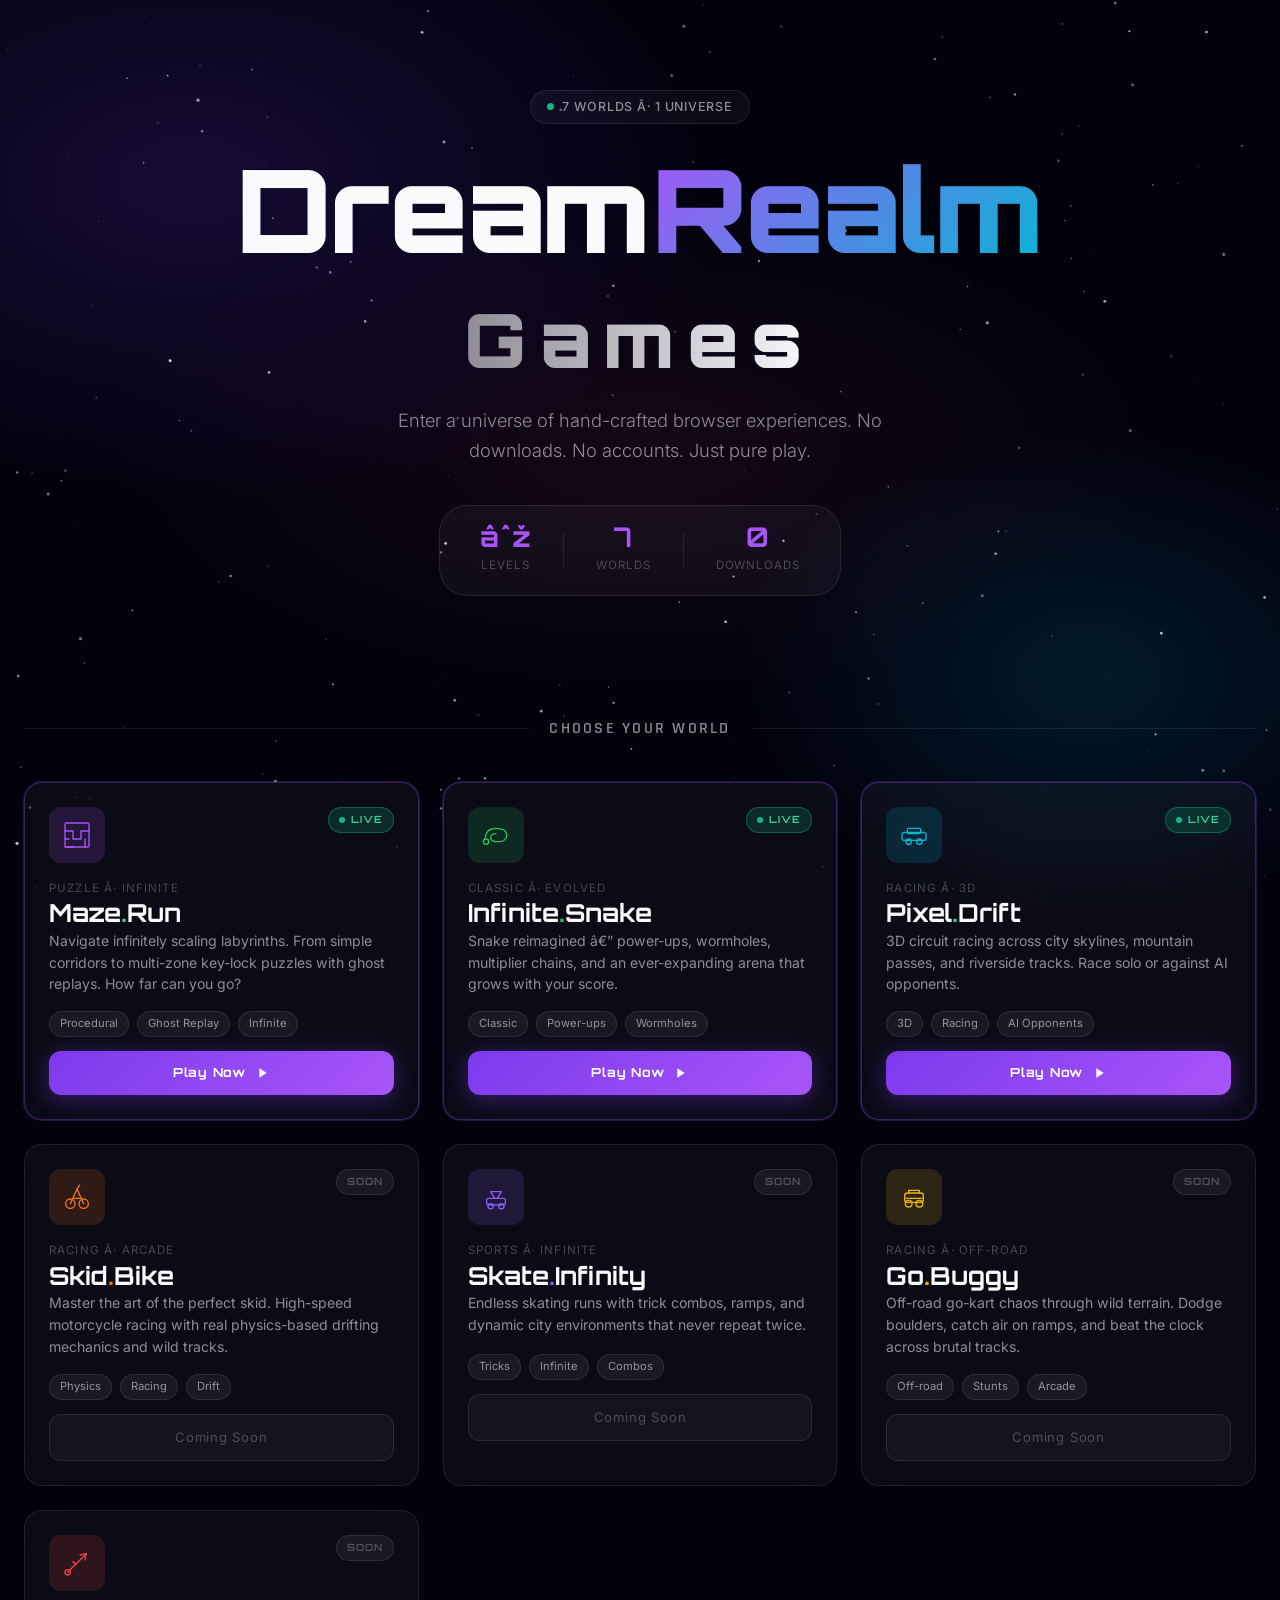
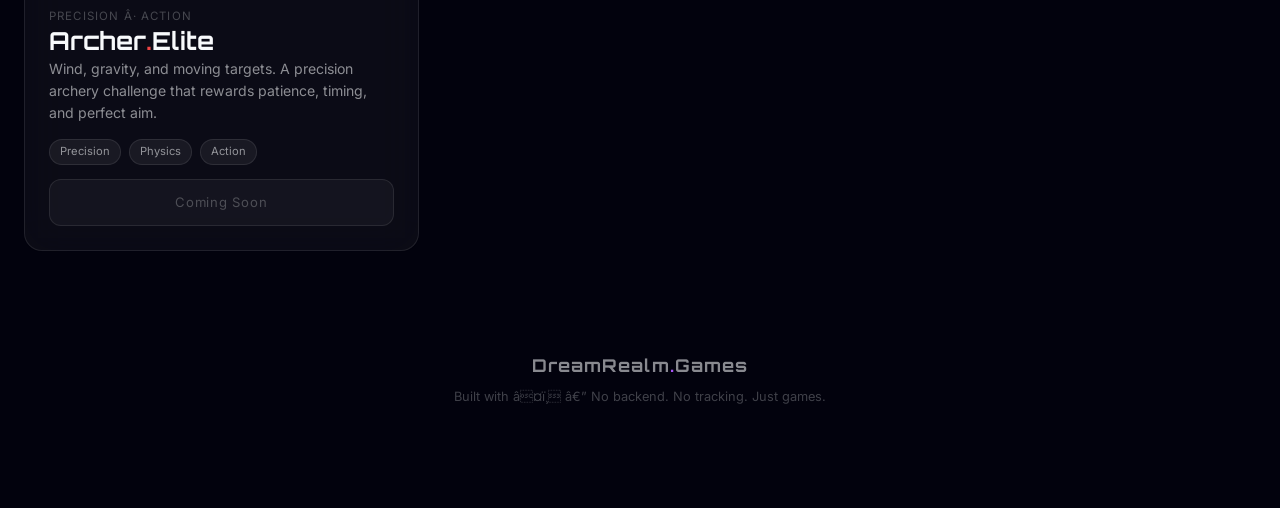
<file: index.html>
﻿<!DOCTYPE html>
<html lang="en">
<head>
  <meta charset="UTF-8">
  <meta name="viewport" content="width=device-width, initial-scale=1.0">
  <meta name="description" content="DreamRealm Games â€“ A universe of immersive browser games. No downloads, no accounts. Play Maze.Run and discover more worlds coming soon.">
  <title>DreamRealm Games</title>
  <link rel="stylesheet" href="assets/css/global.css">
  <link rel="stylesheet" href="assets/css/home.css">
</head>
<body>

<canvas id="starfield" class="starfield-canvas"></canvas>
<div class="nebula-overlay"></div>

<main class="main-content">

  <!-- Hero -->
  <header class="hero" id="header">
    <div class="hero-badge"><span class="badge-dot"></span>7 Worlds Â· 1 Universe</div>
    <h1 class="hero-title">
      <span class="title-dream">Dream</span><span class="title-realm">Realm</span><br>
      <span class="title-games">Games</span>
    </h1>
    <p class="hero-subtitle">Enter a universe of hand-crafted browser experiences. No downloads. No accounts. Just pure play.</p>
    <div class="hero-stats">
      <div class="stat"><span class="stat-value">âˆž</span><span class="stat-label">Levels</span></div>
      <div class="stat-divider"></div>
      <div class="stat"><span class="stat-value">7</span><span class="stat-label">Worlds</span></div>
      <div class="stat-divider"></div>
      <div class="stat"><span class="stat-value">0</span><span class="stat-label">Downloads</span></div>
    </div>
  </header>

  <!-- Section label -->
  <div class="section-header">
    <div class="section-line"></div>
    <h2 class="section-title">Choose Your World</h2>
    <div class="section-line"></div>
  </div>

  <!-- Game Cards Grid -->
  <section class="games-grid" id="games-grid">

    <!-- 1. Maze.Run â€” LIVE -->
    <article class="game-card active-card" id="card-maze-run" onclick="window.location.href='games/maze-run/index.html'">
      <div class="card-glow maze-glow"></div>
      <div class="card-inner">
        <div class="card-header">
          <div class="card-icon maze-icon">
            <svg viewBox="0 0 48 48" fill="none" stroke="currentColor" stroke-width="2" stroke-linecap="round">
              <rect x="6" y="6" width="36" height="36" rx="2"/>
              <path d="M6 18h12M18 18v12M18 30h12M30 30V18M30 18h12"/>
              <path d="M6 30h6M36 30v12M6 42h12"/>
            </svg>
          </div>
          <div class="card-badge live-badge"><span class="live-dot"></span>LIVE</div>
        </div>
        <div class="card-body">
          <div class="card-genre">Puzzle Â· Infinite</div>
          <h3 class="card-title">Maze<span class="card-title-dot">.</span>Run</h3>
          <p class="card-desc">Navigate infinitely scaling labyrinths. From simple corridors to multi-zone key-lock puzzles with ghost replays. How far can you go?</p>
        </div>
        <div class="card-footer">
          <div class="card-tags">
            <span class="tag">Procedural</span>
            <span class="tag">Ghost Replay</span>
            <span class="tag">Infinite</span>
          </div>
          <a href="games/maze-run/index.html" class="play-btn" id="play-maze-run" onclick="event.stopPropagation()">
            <span>Play Now</span>
            <svg viewBox="0 0 24 24" fill="currentColor"><path d="M8 5v14l11-7z"/></svg>
          </a>
        </div>
      </div>
    </article>

    <!-- 5. Infinite Snake -->
    <article class="game-card active-card" id="card-infinite-snake" onclick="window.location.href='games/snake-infinite/index.html'">
      <div class="card-glow green-glow"></div>
      <div class="card-inner">
        <div class="card-header">
          <div class="card-icon green-icon">
            <svg viewBox="0 0 48 48" fill="none" stroke="currentColor" stroke-width="2" stroke-linecap="round">
              <path d="M8 30 Q8 14 24 14 Q40 14 40 24 Q40 34 28 34 Q16 34 16 28 Q16 22 24 22"/>
              <circle cx="9" cy="34" r="4"/>
            </svg>
          </div>
          <div class="card-badge live-badge"><span class="live-dot"></span>LIVE</div>
        </div>
        <div class="card-body">
          <div class="card-genre">Classic Â· Evolved</div>
          <h3 class="card-title">Infinite<span class="card-title-dot" style="color:#22c55e">.</span>Snake</h3>
          <p class="card-desc">Snake reimagined â€” power-ups, wormholes, multiplier chains, and an ever-expanding arena that grows with your score.</p>
        </div>
        <div class="card-footer">
          <div class="card-tags"><span class="tag">Classic</span><span class="tag">Power-ups</span><span class="tag">Wormholes</span></div>
          <a href="games/snake-infinite/index.html" class="play-btn" id="play-infinite-snake" onclick="event.stopPropagation()">
            <span>Play Now</span>
            <svg viewBox="0 0 24 24" fill="currentColor"><path d="M8 5v14l11-7z"/></svg>
          </a>
        </div>
      </div>
    </article>

    <!-- 7. PixelDrift â€” LIVE -->
    <article class="game-card active-card" id="card-pixel-drift" onclick="window.location.href='games/pixel-drift/index.html'">
      <div class="card-glow maze-glow"></div>
      <div class="card-inner">
        <div class="card-header">
          <div class="card-icon cyan-icon">
            <svg viewBox="0 0 48 48" fill="none" stroke="currentColor" stroke-width="2" stroke-linecap="round">
              <rect x="6" y="20" width="36" height="12" rx="3"/>
              <rect x="14" y="14" width="20" height="8" rx="2"/>
              <circle cx="16" cy="34" r="4"/><circle cx="32" cy="34" r="4"/>
            </svg>
          </div>
          <div class="card-badge live-badge"><span class="live-dot"></span>LIVE</div>
        </div>
        <div class="card-body">
          <div class="card-genre">Racing Â· 3D</div>
          <h3 class="card-title">Pixel<span class="card-title-dot">.</span>Drift</h3>
          <p class="card-desc">3D circuit racing across city skylines, mountain passes, and riverside tracks. Race solo or against AI opponents.</p>
        </div>
        <div class="card-footer">
          <div class="card-tags"><span class="tag">3D</span><span class="tag">Racing</span><span class="tag">AI Opponents</span></div>
          <a href="games/pixel-drift/index.html" class="play-btn" id="play-pixel-drift" onclick="event.stopPropagation()">
            <span>Play Now</span>
            <svg viewBox="0 0 24 24" fill="currentColor"><path d="M8 5v14l11-7z"/></svg>
          </a>
        </div>
      </div>
    </article>



    <!-- 2. Skid Bike -->
    <article class="game-card coming-soon-card" id="card-skid-bike">
      <div class="card-glow orange-glow"></div>
      <div class="card-inner">
        <div class="card-header">
          <div class="card-icon orange-icon">
            <svg viewBox="0 0 48 48" fill="none" stroke="currentColor" stroke-width="2" stroke-linecap="round">
              <circle cx="14" cy="34" r="7"/><circle cx="34" cy="34" r="7"/>
              <path d="M14 34 L24 12 L34 34"/>
              <path d="M19 26h10M24 12l4-6"/>
            </svg>
          </div>
          <div class="card-badge soon-badge">SOON</div>
        </div>
        <div class="card-body">
          <div class="card-genre">Racing Â· Arcade</div>
          <h3 class="card-title">Skid<span class="card-title-dot" style="color:var(--orange)">.</span>Bike</h3>
          <p class="card-desc">Master the art of the perfect skid. High-speed motorcycle racing with real physics-based drifting mechanics and wild tracks.</p>
        </div>
        <div class="card-footer">
          <div class="card-tags"><span class="tag">Physics</span><span class="tag">Racing</span><span class="tag">Drift</span></div>
          <button class="coming-soon-btn">Coming Soon</button>
        </div>
      </div>
      <div class="coming-soon-overlay"><div class="cs-content">
        <svg class="cs-lock" viewBox="0 0 48 48"><path d="M16 22v-6a8 8 0 1 1 16 0v6" stroke="currentColor" stroke-width="2" fill="none"/><rect x="12" y="22" width="24" height="20" rx="3" stroke="currentColor" stroke-width="2" fill="none"/><circle cx="24" cy="32" r="3" fill="currentColor"/></svg>
        <p>In Development</p>
      </div></div>
    </article>

    <!-- 3. Skate Infinity -->
    <article class="game-card coming-soon-card" id="card-skate-infinity">
      <div class="card-glow purple-glow"></div>
      <div class="card-inner">
        <div class="card-header">
          <div class="card-icon purple-icon">
            <svg viewBox="0 0 48 48" fill="none" stroke="currentColor" stroke-width="2" stroke-linecap="round">
              <rect x="10" y="26" width="28" height="10" rx="3"/>
              <circle cx="16" cy="38" r="4"/><circle cx="32" cy="38" r="4"/>
              <path d="M22 26l-6-10M26 26l6-10M16 16h16"/>
            </svg>
          </div>
          <div class="card-badge soon-badge">SOON</div>
        </div>
        <div class="card-body">
          <div class="card-genre">Sports Â· Infinite</div>
          <h3 class="card-title">Skate<span class="card-title-dot" style="color:#8b5cf6">.</span>Infinity</h3>
          <p class="card-desc">Endless skating runs with trick combos, ramps, and dynamic city environments that never repeat twice.</p>
        </div>
        <div class="card-footer">
          <div class="card-tags"><span class="tag">Tricks</span><span class="tag">Infinite</span><span class="tag">Combos</span></div>
          <button class="coming-soon-btn">Coming Soon</button>
        </div>
      </div>
      <div class="coming-soon-overlay"><div class="cs-content">
        <svg class="cs-lock" viewBox="0 0 48 48"><path d="M16 22v-6a8 8 0 1 1 16 0v6" stroke="currentColor" stroke-width="2" fill="none"/><rect x="12" y="22" width="24" height="20" rx="3" stroke="currentColor" stroke-width="2" fill="none"/><circle cx="24" cy="32" r="3" fill="currentColor"/></svg>
        <p>In Development</p>
      </div></div>
    </article>

    <!-- 4. Go Buggy -->
    <article class="game-card coming-soon-card" id="card-go-buggy">
      <div class="card-glow yellow-glow"></div>
      <div class="card-inner">
        <div class="card-header">
          <div class="card-icon yellow-icon">
            <svg viewBox="0 0 48 48" fill="none" stroke="currentColor" stroke-width="2" stroke-linecap="round">
              <rect x="10" y="18" width="28" height="14" rx="4"/>
              <circle cx="16" cy="34" r="5"/><circle cx="32" cy="34" r="5"/>
              <path d="M16 18v-4h16v4M12 26h24"/>
            </svg>
          </div>
          <div class="card-badge soon-badge">SOON</div>
        </div>
        <div class="card-body">
          <div class="card-genre">Racing Â· Off-road</div>
          <h3 class="card-title">Go<span class="card-title-dot" style="color:var(--yellow)">.</span>Buggy</h3>
          <p class="card-desc">Off-road go-kart chaos through wild terrain. Dodge boulders, catch air on ramps, and beat the clock across brutal tracks.</p>
        </div>
        <div class="card-footer">
          <div class="card-tags"><span class="tag">Off-road</span><span class="tag">Stunts</span><span class="tag">Arcade</span></div>
          <button class="coming-soon-btn">Coming Soon</button>
        </div>
      </div>
      <div class="coming-soon-overlay"><div class="cs-content">
        <svg class="cs-lock" viewBox="0 0 48 48"><path d="M16 22v-6a8 8 0 1 1 16 0v6" stroke="currentColor" stroke-width="2" fill="none"/><rect x="12" y="22" width="24" height="20" rx="3" stroke="currentColor" stroke-width="2" fill="none"/><circle cx="24" cy="32" r="3" fill="currentColor"/></svg>
        <p>In Development</p>
      </div></div>
    </article>

    <!-- 6. Archer -->
    <article class="game-card coming-soon-card" id="card-archer">
      <div class="card-glow red-glow"></div>
      <div class="card-inner">
        <div class="card-header">
          <div class="card-icon red-icon">
            <svg viewBox="0 0 48 48" fill="none" stroke="currentColor" stroke-width="2" stroke-linecap="round">
              <path d="M10 38 L38 10"/>
              <path d="M38 10 l-2 9 M38 10 l-9 2"/>
              <circle cx="10" cy="38" r="4"/>
              <path d="M22 26 L18 22"/>
            </svg>
          </div>
          <div class="card-badge soon-badge">SOON</div>
        </div>
        <div class="card-body">
          <div class="card-genre">Precision Â· Action</div>
          <h3 class="card-title">Archer<span class="card-title-dot" style="color:var(--red)">.</span>Elite</h3>
          <p class="card-desc">Wind, gravity, and moving targets. A precision archery challenge that rewards patience, timing, and perfect aim.</p>
        </div>
        <div class="card-footer">
          <div class="card-tags"><span class="tag">Precision</span><span class="tag">Physics</span><span class="tag">Action</span></div>
          <button class="coming-soon-btn">Coming Soon</button>
        </div>
      </div>
      <div class="coming-soon-overlay"><div class="cs-content">
        <svg class="cs-lock" viewBox="0 0 48 48"><path d="M16 22v-6a8 8 0 1 1 16 0v6" stroke="currentColor" stroke-width="2" fill="none"/><rect x="12" y="22" width="24" height="20" rx="3" stroke="currentColor" stroke-width="2" fill="none"/><circle cx="24" cy="32" r="3" fill="currentColor"/></svg>
        <p>In Development</p>
      </div></div>
    </article>

  </section>

  <footer class="site-footer">
    <div class="footer-logo">DreamRealm<span class="footer-dot">.</span>Games</div>
    <p class="footer-tagline">Built with â¤ï¸ â€” No backend. No tracking. Just games.</p>
  </footer>

</main>

<script src="assets/js/home.js"></script>
</body>
</html>
</file>
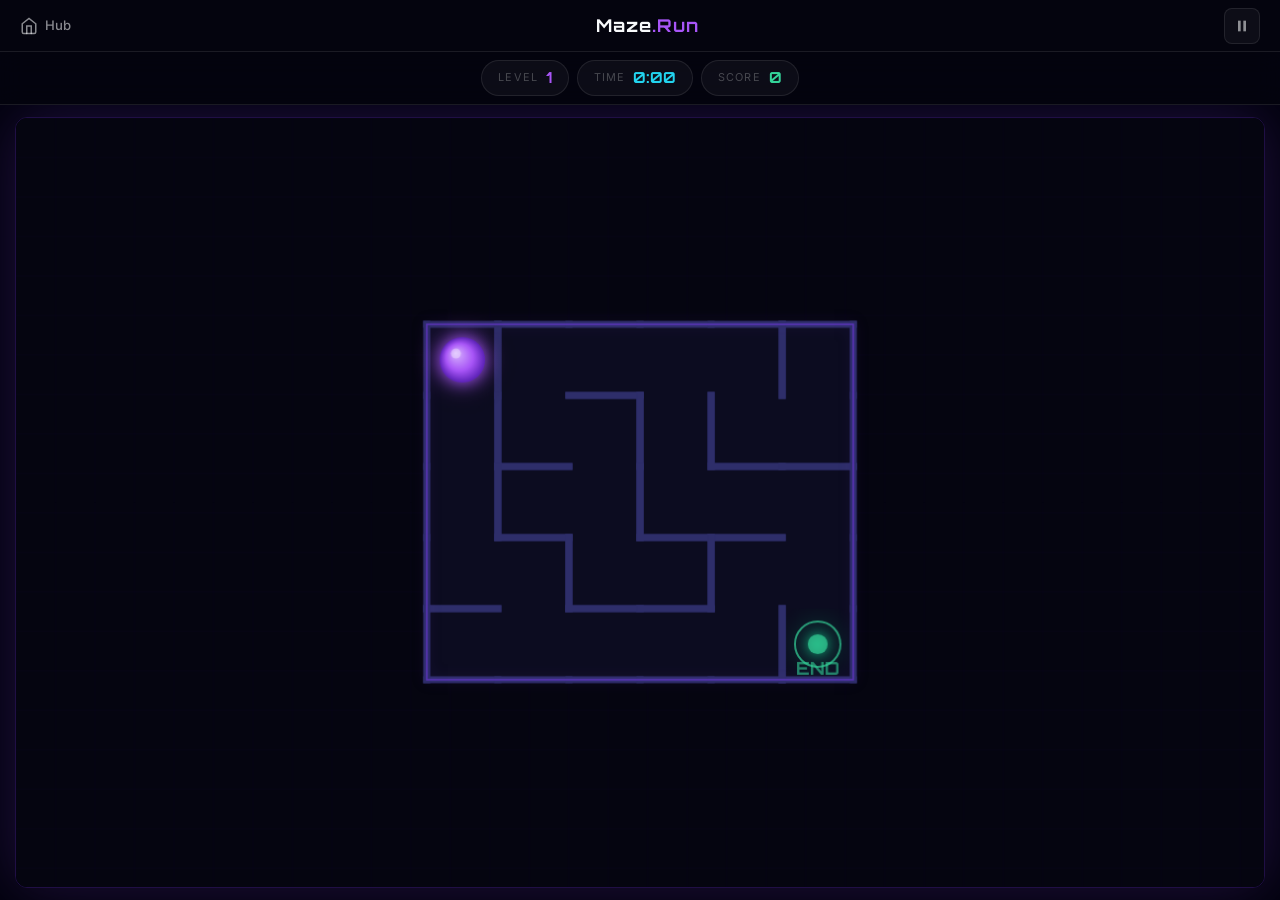
<file: games/maze-run/index.html>
<!DOCTYPE html>
<html lang="en">
<head>
  <meta charset="UTF-8">
  <meta name="viewport" content="width=device-width, initial-scale=1.0">
  <meta name="description" content="Maze.Run – Infinite procedural maze game. Navigate labyrinths, collect keys, and beat your ghost. Part of DreamRealm Games.">
  <title>Maze.Run · DreamRealm Games</title>
  <link rel="stylesheet" href="../../assets/css/global.css">
  <link rel="stylesheet" href="maze.css">
</head>
<body>

<!-- ── Top Nav ── -->
<nav class="game-nav" id="game-nav">
  <a href="../../index.html" class="nav-home" id="btn-home" title="Back to Hub">
    <svg viewBox="0 0 24 24" fill="none" stroke="currentColor" stroke-width="2" stroke-linecap="round"><path d="M3 9l9-7 9 7v11a2 2 0 0 1-2 2H5a2 2 0 0 1-2-2z"/><polyline points="9 22 9 12 15 12 15 22"/></svg>
    <span>Hub</span>
  </a>
  <div class="nav-title">
    <span class="nav-maze">Maze</span><span class="nav-dot">.</span><span class="nav-run">Run</span>
  </div>
  <button class="nav-pause" id="btn-pause" title="Pause (ESC)">
    <svg viewBox="0 0 24 24" fill="currentColor"><rect x="6" y="4" width="4" height="16"/><rect x="14" y="4" width="4" height="16"/></svg>
  </button>
</nav>

<!-- ── HUD ── -->
<div class="hud" id="hud">
  <div class="hud-block" id="hud-level-block">
    <span class="hud-label">Level</span>
    <span class="hud-value" id="hud-level">1</span>
  </div>
  <div class="hud-block" id="hud-time-block">
    <span class="hud-label">Time</span>
    <span class="hud-value" id="hud-time">0:00</span>
  </div>
  <div class="hud-block" id="hud-score-block">
    <span class="hud-label">Score</span>
    <span class="hud-value" id="hud-score">0</span>
  </div>
  <div class="hud-block hud-keys-block hidden" id="hud-keys-block">
    <span class="hud-label">Keys</span>
    <span class="hud-value" id="hud-keys">0/0</span>
  </div>
</div>

<!-- ── Game Container ── -->
<div class="game-container" id="game-container">

  <!-- Mini Map (level 15+) -->
  <canvas class="mini-map hidden" id="mini-map" width="120" height="90"></canvas>

  <!-- Main Canvas -->
  <canvas id="maze-canvas"></canvas>

  <!-- Build overlay text -->
  <div class="build-msg hidden" id="build-msg">
    <span class="build-text">Generating Maze…</span>
  </div>

</div>

<!-- ── Mobile D-Pad ── -->
<div class="dpad-container hidden" id="dpad-container">
  <div class="dpad">
    <button class="dpad-btn dpad-up"    id="dpad-up"    aria-label="Up">
      <svg viewBox="0 0 24 24" fill="currentColor"><path d="M12 4l-8 8h16z"/></svg>
    </button>
    <div class="dpad-mid-row">
      <button class="dpad-btn dpad-left"  id="dpad-left"  aria-label="Left">
        <svg viewBox="0 0 24 24" fill="currentColor"><path d="M4 12l8-8v16z"/></svg>
      </button>
      <div class="dpad-center"></div>
      <button class="dpad-btn dpad-right" id="dpad-right" aria-label="Right">
        <svg viewBox="0 0 24 24" fill="currentColor"><path d="M20 12l-8 8V4z"/></svg>
      </button>
    </div>
    <button class="dpad-btn dpad-down"  id="dpad-down"  aria-label="Down">
      <svg viewBox="0 0 24 24" fill="currentColor"><path d="M12 20l-8-8h16z"/></svg>
    </button>
  </div>
</div>

<!-- ── Pause Overlay ── -->
<div class="overlay pause-overlay hidden" id="pause-overlay">
  <div class="overlay-card">
    <h2 class="overlay-title">Paused</h2>
    <div class="overlay-btns">
      <button class="ovr-btn primary" id="btn-resume">Resume</button>
      <button class="ovr-btn" id="btn-restart">Restart Level</button>
      <a href="../../index.html" class="ovr-btn" id="btn-home2">Back to Hub</a>
    </div>
  </div>
</div>

<!-- ── Win Overlay ── -->
<div class="overlay win-overlay hidden" id="win-overlay">
  <div class="overlay-card win-card">
    <div class="win-crown">👑</div>
    <h2 class="overlay-title win-title">Level Complete!</h2>
    <div class="win-stats" id="win-stats">
      <div class="win-stat"><span class="ws-label">Time</span><span class="ws-val" id="ws-time">—</span></div>
      <div class="win-stat"><span class="ws-label">Score</span><span class="ws-val" id="ws-score">—</span></div>
      <div class="win-stat"><span class="ws-label">Best</span><span class="ws-val" id="ws-best">—</span></div>
    </div>
    <div class="overlay-btns">
      <button class="ovr-btn primary" id="btn-next">Next Level →</button>
      <button class="ovr-btn" id="btn-replay">Replay</button>
    </div>
  </div>
</div>

<script src="maze.js"></script>
</body>
</html>
</file>
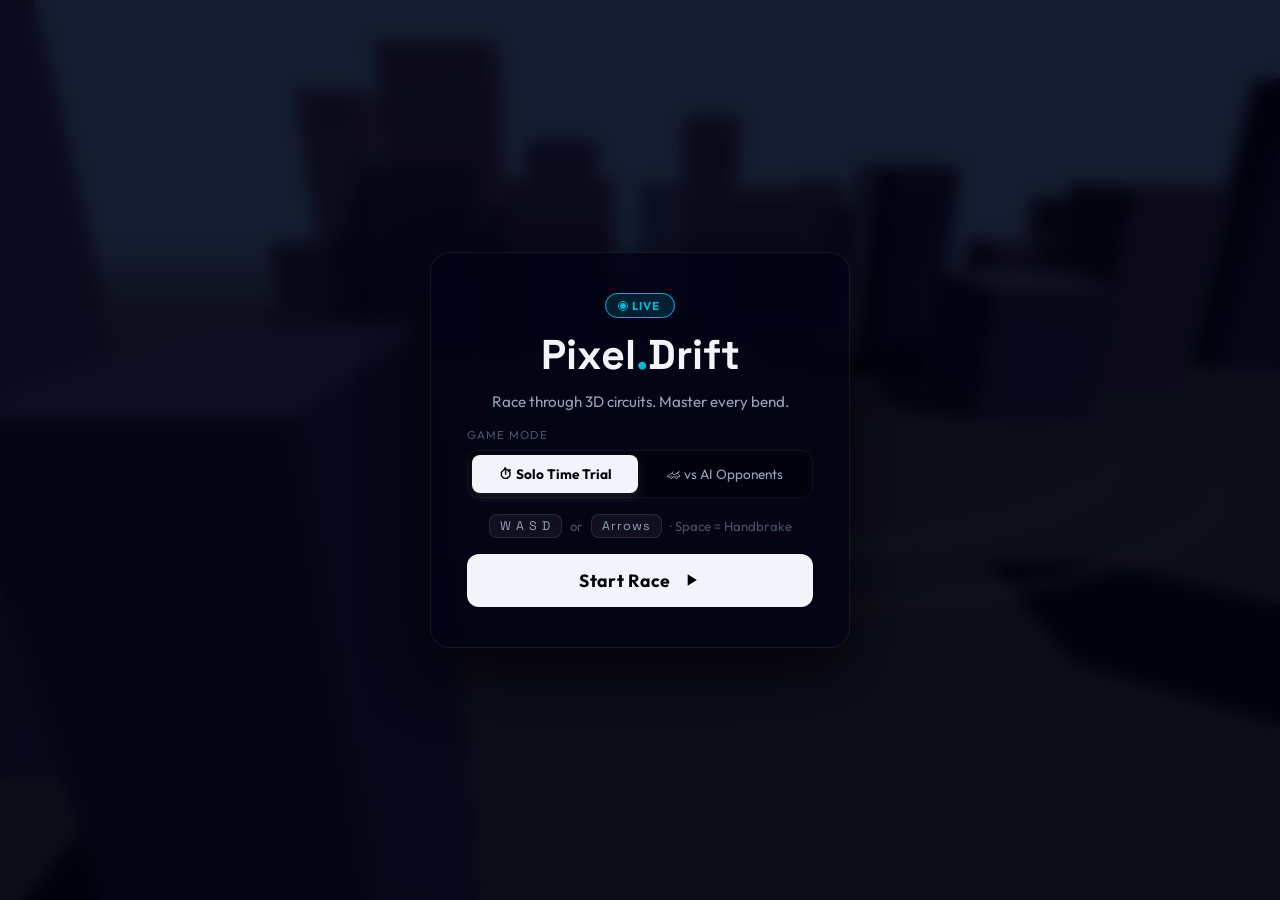
<file: games/pixel-drift/index.html>
<!DOCTYPE html>
<html lang="en">
<head>
  <meta charset="UTF-8">
  <meta name="viewport" content="width=device-width, initial-scale=1.0">
  <meta name="description" content="Pixel.Drift — 3D arcade racing in DreamRealm Games. Race through city streets, mountain circuits, and riverside tracks.">
  <title>Pixel.Drift — DreamRealm Games</title>
  <link rel="preconnect" href="https://fonts.googleapis.com">
  <link rel="preconnect" href="https://fonts.gstatic.com" crossorigin>
  <link href="https://fonts.googleapis.com/css2?family=Outfit:wght@400;600;700;900&family=Space+Grotesk:wght@400;700&display=swap" rel="stylesheet">
  <link rel="stylesheet" href="drift.css">
</head>
<body>

<div id="canvas-container"></div>

<!-- HUD -->
<div id="hud" class="hud-container hidden">
  <div class="top-nav">
    <a href="../../index.html" class="nav-btn back-btn">
      <svg viewBox="0 0 24 24" fill="none" stroke="currentColor" stroke-width="2"><path d="M19 12H5M12 5l-7 7 7 7"/></svg>
      Hub
    </a>
    <button id="pause-btn" class="nav-btn" title="Pause">
      <svg class="icon-pause" viewBox="0 0 24 24" fill="currentColor"><rect x="6" y="4" width="4" height="16"/><rect x="14" y="4" width="4" height="16"/></svg>
      <svg class="icon-play hidden" viewBox="0 0 24 24" fill="currentColor"><path d="M8 5v14l11-7z"/></svg>
    </button>
  </div>
  <div class="hud-stats">
    <div class="score-box">
      <span class="hud-label">LAP</span>
      <span class="hud-value" id="hud-lap">1 / 3</span>
    </div>
    <div class="score-box">
      <span class="hud-label">SPEED</span>
      <span class="hud-value speed-val" id="hud-speed">0 <small>km/h</small></span>
    </div>
    <div class="score-box">
      <span class="hud-label">LEVEL</span>
      <span class="hud-value" id="hud-level">1</span>
    </div>
    <div class="score-box">
      <span class="hud-label">TIME</span>
      <span class="hud-value" id="hud-time">0:00</span>
    </div>
  </div>
  <div id="health-bar-wrap">
    <span class="hud-label">HULL</span>
    <div id="health-bar-bg"><div id="health-bar"></div></div>
    <span class="hud-label" id="hp-text">100%</span>
  </div>
  <div id="effect-msg" class="effect-msg hidden"></div>

  <!-- Position indicator for AI mode -->
  <div id="race-pos" class="race-pos hidden">P<span id="race-pos-num">1</span></div>
</div>

<!-- Mobile D-Pad -->
<div id="mobile-controls" class="mobile-controls hidden">
  <div class="dpad-grid">
    <button class="dpad-btn up" data-action="accel">▲</button>
    <button class="dpad-btn left" data-action="left">◄</button>
    <button class="dpad-btn right" data-action="right">►</button>
    <button class="dpad-btn down" data-action="brake">▼</button>
  </div>
  <button class="dpad-btn boost-btn" data-action="boost">DRIFT</button>
</div>

<!-- Main Menu -->
<div id="main-menu" class="overlay menu-active">
  <div class="menu-card glass-panel">
    <div class="game-badge cyan-badge"><span class="live-dot"></span>LIVE</div>
    <h1 class="game-title">Pixel<span class="title-dot">.</span>Drift</h1>
    <p class="game-subtitle">Race through 3D circuits. Master every bend.</p>

    <div class="mode-selector">
      <span class="diff-label">Game Mode</span>
      <div class="diff-options">
        <button class="diff-btn active" data-mode="solo">⏱ Solo Time Trial</button>
        <button class="diff-btn" data-mode="ai">🏎 vs AI Opponents</button>
      </div>
    </div>

    <div class="controls-info">
      <div class="control-key">W A S D</div>
      <span>or</span>
      <div class="control-key">Arrows</div>
      <span>· Space = Handbrake</span>
    </div>

    <button id="start-btn" class="action-btn primary-btn play-btn-glow">
      <span>Start Race</span>
      <svg viewBox="0 0 24 24" fill="currentColor"><path d="M8 5v14l11-7z"/></svg>
    </button>
  </div>
</div>

<!-- Level Complete -->
<div id="level-complete-menu" class="overlay hidden">
  <div class="menu-card glass-panel glow-cyan">
    <div class="game-badge cyan-badge">✓ CLEARED</div>
    <h2 class="level-complete-title">Circuit Complete!</h2>
    <div class="stats-grid">
      <div class="stat-item">
        <span class="stat-lbl">Level</span>
        <span class="stat-val" id="lc-level">1</span>
      </div>
      <div class="stat-item">
        <span class="stat-lbl">Best Lap</span>
        <span class="stat-val" id="lc-bestlap">--</span>
      </div>
      <div class="stat-item">
        <span class="stat-lbl">Hull</span>
        <span class="stat-val" id="lc-hp">100%</span>
      </div>
    </div>
    <div class="star-row" id="star-row">★★★</div>
    <button id="next-level-btn" class="action-btn primary-btn play-btn-glow">
      <span>Next Circuit →</span>
    </button>
    <button id="menu-from-lc-btn" class="action-btn secondary-btn">Main Menu</button>
  </div>
</div>

<!-- Game Over -->
<div id="game-over-menu" class="overlay hidden">
  <div class="menu-card glass-panel glow-red">
    <h2 class="game-over-title">Wrecked!</h2>
    <div class="stats-grid">
      <div class="stat-item">
        <span class="stat-lbl">Level</span>
        <span class="stat-val" id="go-level">1</span>
      </div>
      <div class="stat-item">
        <span class="stat-lbl">Laps Done</span>
        <span class="stat-val" id="go-laps">0</span>
      </div>
      <div class="stat-item">
        <span class="stat-lbl">Best Lap</span>
        <span class="stat-val" id="go-bestlap">--</span>
      </div>
    </div>
    <button id="restart-btn" class="action-btn primary-btn">Try Again</button>
    <button id="menu-from-go-btn" class="action-btn secondary-btn">Main Menu</button>
  </div>
</div>

<!-- Pause Screen -->
<div id="pause-menu" class="overlay hidden">
  <div class="menu-card glass-panel">
    <h2 class="game-title" style="font-size:2rem">Paused</h2>
    <button id="resume-btn" class="action-btn primary-btn">Resume</button>
    <button id="menu-from-pause-btn" class="action-btn secondary-btn">Main Menu</button>
  </div>
</div>

<script src="three.min.js"></script>
<script src="drift.js"></script>
</body>
</html>
</file>
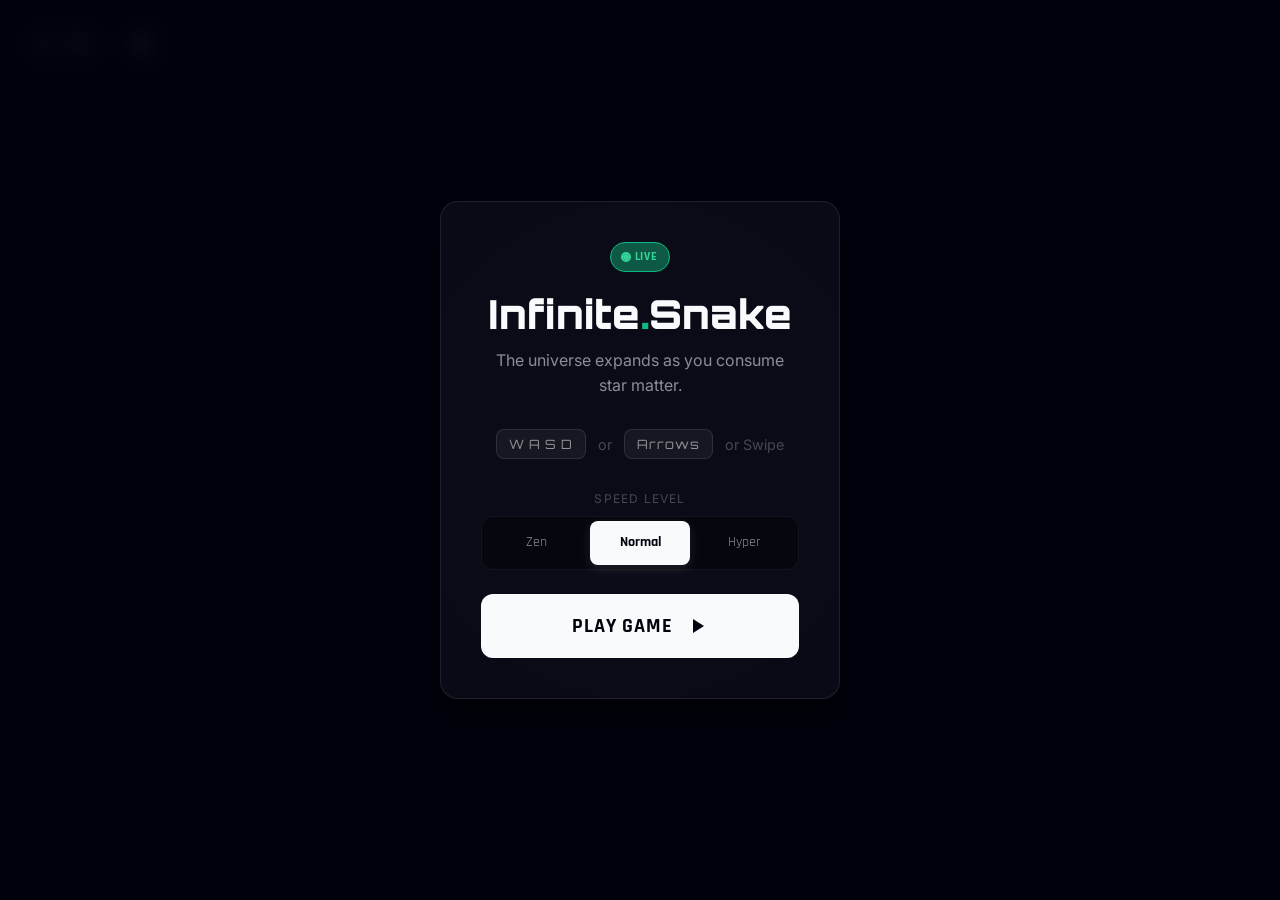
<file: games/snake-infinite/index.html>
<!DOCTYPE html>
<html lang="en">
<head>
  <meta charset="UTF-8">
  <meta name="viewport" content="width=device-width, initial-scale=1.0, maximum-scale=1.0, user-scalable=no">
  <meta name="description" content="Infinite Snake - A pure, infinite puzzle game by DreamRealm Games.">
  <title>Snake Infinite - DreamRealm Games</title>
  
  <link rel="stylesheet" href="../../assets/css/global.css">
  <link rel="stylesheet" href="snake.css">
</head>
<body>

  <!-- Background Layer -->
  <canvas id="starfield" class="starfield-canvas"></canvas>
  <div class="nebula-overlay"></div>

  <!-- Game Canvas -->
  <canvas id="game-canvas"></canvas>

  <!-- HUD Menu / Top Right -->
  <div class="top-nav">
    <a href="../../index.html" class="nav-btn back-btn" aria-label="Back to Hub">
      <svg viewBox="0 0 24 24" fill="none" stroke="currentColor" stroke-width="2"><path d="M19 12H5M12 19l-7-7 7-7"/></svg>
      <span>Hub</span>
    </a>
    <button id="pause-btn" class="nav-btn pause-btn" aria-label="Pause Game">
      <svg viewBox="0 0 24 24" fill="none" class="icon-pause" stroke="currentColor" stroke-width="2"><path d="M10 4H6v16h4V4zM18 4h-4v16h4V4z"/></svg>
      <svg viewBox="0 0 24 24" fill="none" class="icon-play" stroke="currentColor" stroke-width="2" style="display:none;"><path d="M5 3l14 9-14 9V3z"/></svg>
    </button>
  </div>

  <!-- Game HUD -->
  <div id="hud" class="hud-container hidden">
      <div class="hud-stats">
          <div class="score-box">
              <span class="hud-label">SCORE</span>
              <span class="hud-value" id="score-display">0</span>
          </div>
          <div class="score-box">
              <span class="hud-label">MULTIPLIER</span>
              <span class="hud-value multiplier-val" id="multiplier-display">x1</span>
          </div>
          <div class="score-box">
            <span class="hud-label">ARENA LVL</span>
            <span class="hud-value" id="arena-lvl-display">1</span>
          </div>
      </div>
      <div id="active-powerups" class="powerups-container">
          <!-- Dynamically populated -->
      </div>
  </div>

  <!-- Overlays -->
  <div id="main-menu" class="overlay menu-active">
      <div class="menu-card glass-panel">
          <div class="game-badge green-badge"><span class="live-dot"></span>LIVE</div>
          <h1 class="game-title">Infinite<span class="title-dot" style="color:var(--green)">.</span>Snake</h1>
          <p class="game-subtitle">The universe expands as you consume star matter.</p>
          
          <div class="controls-info">
             <div class="control-key">W A S D</div>
             <span>or</span>
             <div class="control-key">Arrows</div>
             <span>or Swipe</span>
          </div>

          <div class="difficulty-selector">
              <span class="diff-label">Speed Level</span>
              <div class="diff-options">
                  <button class="diff-btn" data-speed="10" data-mult="0.5">Zen</button>
                  <button class="diff-btn active" data-speed="15" data-mult="1">Normal</button>
                  <button class="diff-btn" data-speed="25" data-mult="2">Hyper</button>
              </div>
          </div>

          <button id="start-btn" class="action-btn primary-btn play-btn-glow">
            <span>Play Game</span>
             <svg viewBox="0 0 24 24" fill="currentColor"><path d="M8 5v14l11-7z"/></svg>
          </button>
      </div>
  </div>

  <div id="game-over-menu" class="overlay hidden">
    <div class="menu-card glass-panel glow-red">
        <h2 class="game-over-title">Universe Collapsed</h2>
        <div class="stats-grid">
            <div class="stat-item">
                <span class="stat-lbl">Final Score</span>
                <span class="stat-val" id="go-score">0</span>
            </div>
             <div class="stat-item">
                <span class="stat-lbl">Max Multiplier</span>
                <span class="stat-val" id="go-max-mult">x1</span>
            </div>
            <div class="stat-item">
                <span class="stat-lbl">Arena Level</span>
                <span class="stat-val" id="go-arena-lvl">1</span>
            </div>
        </div>
        <button id="restart-btn" class="action-btn primary-btn play-btn-glow">
            <span>Restart Expansion</span>
            <svg viewBox="0 0 24 24" fill="none" stroke="currentColor" stroke-width="2"><path d="M21.5 2v6h-6M2.5 22v-6h6M2 11.5a10 10 0 0 1 18.8-4.3M22 12.5a10 10 0 0 1-18.8 4.3"/></svg>
        </button>
    </div>
  </div>

  <!-- Mobile D-PAD (Only visible on touch) -->
  <div id="mobile-controls" class="mobile-controls hidden">
     <button class="dpad-btn up" data-dir="up"><svg viewBox="0 0 24 24" fill="none" stroke="currentColor" stroke-width="2"><path d="M12 19V5M5 12l7-7 7 7"/></svg></button>
     <button class="dpad-btn left" data-dir="left"><svg viewBox="0 0 24 24" fill="none" stroke="currentColor" stroke-width="2"><path d="M19 12H5M12 19l-7-7 7-7"/></svg></button>
     <button class="dpad-btn right" data-dir="right"><svg viewBox="0 0 24 24" fill="none" stroke="currentColor" stroke-width="2"><path d="M5 12h14M12 5l7 7-7 7"/></svg></button>
     <button class="dpad-btn down" data-dir="down"><svg viewBox="0 0 24 24" fill="none" stroke="currentColor" stroke-width="2"><path d="M12 5v14M19 12l-7 7-7-7"/></svg></button>
  </div>

  <script src="snake.js"></script>
</body>
</html>
</file>
<file: assets/css/global.css>
@import url('https://fonts.googleapis.com/css2?family=Orbitron:wght@400;600;700;900&family=Inter:wght@300;400;500;600&family=Rajdhani:wght@400;500;600;700&display=swap');

/* ── Design Tokens ── */
:root {
  --bg-0: #02020d;
  --bg-1: #050510;
  --bg-2: #080818;
  --bg-3: #0d0d22;

  --purple:       #7c3aed;
  --purple-light: #a855f7;
  --purple-glow:  rgba(124,58,237,0.45);
  --purple-subtle:rgba(124,58,237,0.12);

  --cyan:         #06b6d4;
  --cyan-light:   #22d3ee;
  --cyan-glow:    rgba(6,182,212,0.45);

  --pink:         #ec4899;
  --pink-glow:    rgba(236,72,153,0.45);

  --green:        #10b981;
  --green-light:  #34d399;
  --green-glow:   rgba(16,185,129,0.45);

  --orange:       #f97316;
  --orange-glow:  rgba(249,115,22,0.45);

  --yellow:       #eab308;
  --yellow-glow:  rgba(234,179,8,0.45);

  --red:          #ef4444;
  --red-glow:     rgba(239,68,68,0.45);

  --text:         #f8fafc;
  --text-muted:   rgba(248,250,252,0.55);
  --text-dim:     rgba(248,250,252,0.25);

  --glass-bg:     rgba(255,255,255,0.04);
  --glass-border: rgba(255,255,255,0.09);
  --glass-blur:   blur(20px);

  --font-display: 'Orbitron', sans-serif;
  --font-title:   'Rajdhani', sans-serif;
  --font-body:    'Inter', sans-serif;

  --radius-sm:   8px;
  --radius-md:   12px;
  --radius-lg:   18px;
  --radius-xl:   28px;
  --radius-full: 9999px;

  --ease-spring: cubic-bezier(0.34,1.56,0.64,1);
  --ease-out:    cubic-bezier(0.22,1,0.36,1);
}

/* ── Reset ── */
*,*::before,*::after { box-sizing:border-box; margin:0; padding:0; }
html { scroll-behavior:smooth; }
body {
  font-family: var(--font-body);
  background: var(--bg-0);
  color: var(--text);
  line-height: 1.6;
  overflow-x: hidden;
  min-height: 100vh;
}
a { color:inherit; text-decoration:none; }
button { cursor:pointer; border:none; background:none; font:inherit; color:inherit; }
::selection { background:var(--purple-glow); color:var(--text); }

::-webkit-scrollbar { width:5px; }
::-webkit-scrollbar-track { background:var(--bg-1); }
::-webkit-scrollbar-thumb { background:var(--purple); border-radius:var(--radius-full); }

/* ── Shared Keyframes ── */
@keyframes pulse-glow {
  0%,100% { opacity:.55; }
  50%      { opacity:1; }
}
@keyframes spin    { to { transform:rotate(360deg); } }
@keyframes live-dot {
  0%,100% { transform:scale(1); opacity:1; }
  50%     { transform:scale(2.2); opacity:0; }
}
@keyframes float-y {
  0%,100% { transform:translateY(0); }
  50%     { transform:translateY(-8px); }
}
@keyframes shimmer {
  0%   { background-position:-200% center; }
  100% { background-position: 200% center; }
}
@keyframes fade-in-up {
  from { opacity:0; transform:translateY(24px); }
  to   { opacity:1; transform:translateY(0); }
}
@keyframes scale-in {
  from { opacity:0; transform:scale(.88); }
  to   { opacity:1; transform:scale(1); }
}
@keyframes glow-ring {
  0%,100% { box-shadow:0 0 16px var(--purple-glow); }
  50%     { box-shadow:0 0 40px var(--purple-glow), 0 0 80px var(--purple-subtle); }
}
</file>
<file: assets/css/home.css>
/* ── Starfield Canvas ── */
.starfield-canvas {
  position:fixed; inset:0;
  width:100%; height:100%;
  pointer-events:none; z-index:0;
}

/* ── Nebula Overlay ── */
.nebula-overlay {
  position:fixed; inset:0; z-index:1; pointer-events:none;
  background:
    radial-gradient(ellipse 70% 60% at 15% 20%, rgba(124,58,237,.18) 0%, transparent 60%),
    radial-gradient(ellipse 50% 50% at 85% 75%, rgba(6,182,212,.14) 0%, transparent 55%),
    radial-gradient(ellipse 60% 40% at 50% 50%, rgba(236,72,153,.08) 0%, transparent 70%);
}

/* ── Main Content ── */
.main-content {
  position:relative; z-index:2;
  max-width:1280px; margin:0 auto;
  padding:0 24px 80px;
}

/* ── Hero ── */
.hero {
  text-align:center;
  padding:90px 20px 60px;
  animation: fade-in-up .8s var(--ease-out) both;
}

.hero-badge {
  display:inline-flex; align-items:center; gap:8px;
  background:var(--glass-bg); border:1px solid var(--glass-border);
  backdrop-filter:var(--glass-blur);
  padding:6px 16px; border-radius:var(--radius-full);
  font-family:var(--font-body); font-size:.78rem; font-weight:500;
  color:var(--text-muted); letter-spacing:.06em; text-transform:uppercase;
  margin-bottom:28px;
}
.badge-dot {
  width:7px; height:7px; border-radius:50%;
  background:var(--green); display:inline-block;
  animation: live-dot 1.8s ease infinite;
}

.hero-title {
  font-family:var(--font-display);
  font-size:clamp(3rem,9vw,7.5rem);
  font-weight:900;
  line-height:1;
  letter-spacing:-.02em;
  margin-bottom:24px;
}
.title-dream { color:var(--text); }
.title-realm {
  background:linear-gradient(135deg, var(--purple-light) 0%, var(--cyan) 100%);
  -webkit-background-clip:text; -webkit-text-fill-color:transparent;
  background-clip:text;
}
.title-games {
  font-size:.65em;
  background:linear-gradient(90deg, var(--text-muted) 0%, var(--text) 50%, var(--text-muted) 100%);
  background-size:200% auto;
  -webkit-background-clip:text; -webkit-text-fill-color:transparent;
  background-clip:text;
  animation: shimmer 4s linear infinite;
  letter-spacing:.18em;
}

.hero-subtitle {
  font-size:clamp(.95rem,2vw,1.15rem);
  color:var(--text-muted);
  max-width:520px; margin:0 auto 40px;
  font-weight:300;
}

.hero-stats {
  display:inline-flex; align-items:center; gap:32px;
  background:var(--glass-bg); border:1px solid var(--glass-border);
  backdrop-filter:var(--glass-blur);
  padding:18px 40px; border-radius:var(--radius-xl);
}
.stat { text-align:center; }
.stat-value {
  display:block; font-family:var(--font-display);
  font-size:1.7rem; font-weight:700; color:var(--purple-light);
  line-height:1;
}
.stat-label {
  font-size:.72rem; color:var(--text-dim);
  text-transform:uppercase; letter-spacing:.08em;
}
.stat-divider { width:1px; height:36px; background:var(--glass-border); }

/* ── Section Header ── */
.section-header {
  display:flex; align-items:center; gap:20px;
  margin:60px 0 40px;
}
.section-line { flex:1; height:1px; background:var(--glass-border); }
.section-title {
  font-family:var(--font-title); font-size:1rem; font-weight:600;
  color:var(--text-muted); text-transform:uppercase; letter-spacing:.14em;
  white-space:nowrap;
}

/* ── Games Grid ── */
.games-grid {
  display:grid;
  grid-template-columns: repeat(auto-fill, minmax(340px, 1fr));
  gap:24px;
}

/* ── Game Card ── */
.game-card {
  position:relative;
  border-radius:var(--radius-lg);
  overflow:hidden;
  border:1px solid var(--glass-border);
  background:var(--glass-bg);
  backdrop-filter:var(--glass-blur);
  cursor:pointer;
  transition: transform .3s var(--ease-spring), border-color .3s ease, box-shadow .3s ease;
  transform-style:preserve-3d;
  animation: fade-in-up .6s var(--ease-out) both;
}
.game-card:hover {
  transform:translateY(-6px) scale(1.012);
  border-color:rgba(255,255,255,.16);
}

/* Card glow (accent per card) */
.card-glow {
  position:absolute; inset:-1px; border-radius:inherit;
  opacity:0; transition:opacity .35s ease;
  pointer-events:none; z-index:0;
}
.game-card:hover .card-glow { opacity:1; }

.maze-glow   { box-shadow:inset 0 0 60px rgba(168,85,247,.25), 0 0 60px rgba(168,85,247,.15); }
.orange-glow { box-shadow:inset 0 0 60px rgba(249,115,22,.22), 0 0 50px rgba(249,115,22,.12); }
.purple-glow { box-shadow:inset 0 0 60px rgba(139,92,246,.22), 0 0 50px rgba(139,92,246,.12); }
.yellow-glow { box-shadow:inset 0 0 60px rgba(234,179,8,.22),  0 0 50px rgba(234,179,8,.12); }
.green-glow  { box-shadow:inset 0 0 60px rgba(34,197,94,.22),  0 0 50px rgba(34,197,94,.12); }
.red-glow    { box-shadow:inset 0 0 60px rgba(239,68,68,.22),  0 0 50px rgba(239,68,68,.12); }
.cyan-glow   { box-shadow:inset 0 0 60px rgba(6,182,212,.22),  0 0 50px rgba(6,182,212,.12); }

.card-inner {
  position:relative; z-index:1;
  padding:24px; display:flex; flex-direction:column; gap:16px;
  min-height:320px;
}

/* Card header */
.card-header { display:flex; align-items:flex-start; justify-content:space-between; }

.card-icon {
  width:56px; height:56px; border-radius:var(--radius-md);
  display:grid; place-items:center; flex-shrink:0;
  background:var(--purple-subtle);
}
.card-icon svg { width:32px; height:32px; }

/* Icon color variants */
.maze-icon   { background:rgba(168,85,247,.15); color:var(--purple-light); }
.orange-icon { background:rgba(249,115,22,.15); color:var(--orange); }
.purple-icon { background:rgba(139,92,246,.15); color:#8b5cf6; }
.yellow-icon { background:rgba(234,179,8,.15);  color:var(--yellow); }
.green-icon  { background:rgba(34,197,94,.15);  color:#22c55e; }
.red-icon    { background:rgba(239,68,68,.15);  color:var(--red); }
.cyan-icon   { background:rgba(6,182,212,.15);  color:var(--cyan); }

/* Badges */
.card-badge {
  font-family:var(--font-display); font-size:.62rem; font-weight:700;
  padding:4px 10px; border-radius:var(--radius-full);
  letter-spacing:.1em;
}
.live-badge {
  background:rgba(16,185,129,.18); border:1px solid rgba(16,185,129,.4);
  color:var(--green-light); display:flex; align-items:center; gap:6px;
  animation: badge-glow 2s ease infinite;
}
@keyframes badge-glow {
  0%,100% { box-shadow:0 0 8px rgba(16,185,129,.5); }
  50%     { box-shadow:0 0 22px rgba(16,185,129,.9); }
}
.live-dot {
  width:6px; height:6px; border-radius:50%; background:var(--green);
  animation: live-dot 1.6s ease infinite;
}
.soon-badge {
  background:rgba(255,255,255,.06); border:1px solid var(--glass-border);
  color:var(--text-dim);
}

/* Card body */
.card-genre {
  font-size:.72rem; color:var(--text-dim);
  text-transform:uppercase; letter-spacing:.1em;
}
.card-title {
  font-family:var(--font-display); font-size:1.55rem; font-weight:700;
  line-height:1; color:var(--text); margin:4px 0;
}
.card-title-dot { color:var(--purple-light); }
.active-card .card-title-dot { color:var(--green-light); }
.card-desc { font-size:.88rem; color:var(--text-muted); line-height:1.55; }

/* Card footer */
.card-footer {
  margin-top:auto;
  display:flex; flex-direction:column; gap:14px;
}
.card-tags { display:flex; flex-wrap:wrap; gap:8px; }
.tag {
  font-size:.7rem; padding:3px 10px; border-radius:var(--radius-full);
  background:rgba(255,255,255,.06); border:1px solid var(--glass-border);
  color:var(--text-muted);
}

/* Play button */
.play-btn {
  display:inline-flex; align-items:center; justify-content:center; gap:8px;
  background:linear-gradient(135deg, var(--purple) 0%, var(--purple-light) 100%);
  color:#fff; font-family:var(--font-display); font-size:.78rem; font-weight:700;
  letter-spacing:.06em; padding:12px 24px; border-radius:var(--radius-md);
  transition: transform .2s var(--ease-spring), box-shadow .2s ease;
  box-shadow:0 4px 24px rgba(124,58,237,.4);
}
.play-btn:hover {
  transform:translateY(-2px) scale(1.04);
  box-shadow:0 8px 36px rgba(124,58,237,.65);
}
.play-btn svg { width:16px; height:16px; transition:transform .2s; }
.play-btn:hover svg { transform:translateX(3px); }

/* Coming soon button */
.coming-soon-btn {
  width:100%; padding:12px; border-radius:var(--radius-md);
  background:rgba(255,255,255,.04); border:1px solid var(--glass-border);
  color:var(--text-dim); font-size:.82rem; letter-spacing:.06em;
  cursor:default;
}

/* Coming soon overlay */
.coming-soon-overlay {
  position:absolute; inset:0; z-index:2;
  background:rgba(2,2,13,.6); backdrop-filter:blur(2px);
  display:flex; align-items:center; justify-content:center;
  opacity:0; transition:opacity .3s ease;
  border-radius:inherit;
}
.coming-soon-card:hover .coming-soon-overlay { opacity:1; }
.cs-content { text-align:center; }
.cs-lock {
  width:40px; height:40px; stroke:var(--text-muted); fill:none; stroke-width:2;
  margin-bottom:10px; display:block; margin-inline:auto;
}
.cs-content p {
  font-family:var(--font-display); font-size:.72rem; letter-spacing:.14em;
  color:var(--text-muted); text-transform:uppercase;
}

/* Active card extra glow ring */
.active-card {
  border-color:rgba(168,85,247,.3);
  box-shadow:0 0 0 1px rgba(168,85,247,.2);
}

/* ── Footer ── */
.site-footer {
  margin-top:100px; text-align:center; padding-bottom:20px;
}
.footer-logo {
  font-family:var(--font-display); font-size:1.1rem; font-weight:700;
  color:var(--text-muted); letter-spacing:.06em;
}
.footer-dot { color:var(--purple-light); }
.footer-tagline { font-size:.8rem; color:var(--text-dim); margin-top:8px; }

/* ── Responsive ── */
@media (max-width:768px) {
  .hero { padding:60px 20px 40px; }
  .hero-stats { flex-direction:column; gap:16px; padding:16px 24px; }
  .stat-divider { width:60px; height:1px; }
  .games-grid { grid-template-columns:1fr; }
}
</file>
<file: games/maze-run/maze.css>
/* ── Base ── */
body {
  background: var(--bg-0);
  display: flex;
  flex-direction: column;
  height: 100dvh;
  overflow: hidden;
  user-select: none;
}

/* ── Nav ── */
.game-nav {
  display: flex;
  align-items: center;
  justify-content: space-between;
  padding: 0 20px;
  height: 52px;
  background: rgba(5,5,16,.85);
  backdrop-filter: blur(16px);
  border-bottom: 1px solid var(--glass-border);
  flex-shrink: 0;
  z-index: 10;
}
.nav-home {
  display: flex; align-items: center; gap: 7px;
  color: var(--text-muted); font-size: .82rem; font-weight: 500;
  transition: color .2s;
}
.nav-home:hover { color: var(--text); }
.nav-home svg { width: 18px; height: 18px; }
.nav-title {
  font-family: var(--font-display);
  font-size: 1.1rem; font-weight: 700; letter-spacing: .06em;
}
.nav-maze { color: var(--text); }
.nav-dot  { color: var(--purple-light); }
.nav-run  { color: var(--purple-light); }
.nav-pause {
  width: 36px; height: 36px;
  border-radius: var(--radius-sm);
  display: grid; place-items: center;
  background: var(--glass-bg); border: 1px solid var(--glass-border);
  color: var(--text-muted);
  transition: background .2s, color .2s;
}
.nav-pause:hover { background: var(--purple-subtle); color: var(--text); }
.nav-pause svg { width: 16px; height: 16px; }

/* ── HUD ── */
.hud {
  display: flex;
  align-items: center;
  justify-content: center;
  gap: 8px;
  padding: 8px 20px;
  background: rgba(5,5,16,.6);
  backdrop-filter: blur(12px);
  border-bottom: 1px solid var(--glass-border);
  flex-shrink: 0;
}
.hud-block {
  display: flex; align-items: center; gap: 8px;
  background: var(--glass-bg); border: 1px solid var(--glass-border);
  padding: 5px 16px; border-radius: var(--radius-full);
}
.hud-label {
  font-size: .68rem; color: var(--text-dim);
  text-transform: uppercase; letter-spacing: .1em;
}
.hud-value {
  font-family: var(--font-display); font-size: .95rem; font-weight: 700;
  color: var(--text);
}
#hud-level-block .hud-value { color: var(--purple-light); }
#hud-time-block  .hud-value { color: var(--cyan-light); }
#hud-score-block .hud-value { color: var(--green-light); }
.hud-keys-block .hud-value  { color: var(--yellow); }

/* ── Game Container ── */
.game-container {
  flex: 1 1 auto;
  display: flex;
  align-items: center;
  justify-content: center;
  position: relative;
  overflow: hidden;
  padding: 12px;
  min-height: 0;
  min-width: 0;
}

#maze-canvas {
  display: block;
  border-radius: var(--radius-md);
  box-shadow: 0 0 60px rgba(124,58,237,.25), 0 8px 40px rgba(0,0,0,.6);
  border: 1px solid rgba(124,58,237,.25);
  max-width: 100%;
  max-height: 100%;
}

/* Mini Map */
.mini-map {
  position: absolute;
  bottom: 16px; right: 16px;
  border-radius: var(--radius-sm);
  border: 1px solid var(--glass-border);
  background: rgba(2,2,13,.8);
  backdrop-filter: blur(8px);
  opacity: .8;
  z-index: 5;
}

/* Build message */
.build-msg {
  position: absolute;
  bottom: 40px; left: 50%;
  transform: translateX(-50%);
  background: var(--glass-bg); border: 1px solid var(--glass-border);
  backdrop-filter: blur(12px);
  padding: 8px 20px; border-radius: var(--radius-full);
}
.build-text {
  font-family: var(--font-display); font-size: .72rem;
  color: var(--purple-light); letter-spacing: .1em;
  animation: pulse-glow 1.2s ease infinite;
}

/* ── Mobile D-Pad ── */
.dpad-container {
  display: flex;
  justify-content: center;
  align-items: center;
  padding: 12px 0 16px;
  background: rgba(2,2,13,.7);
  backdrop-filter: blur(12px);
  border-top: 1px solid var(--glass-border);
  flex-shrink: 0;
}
.dpad {
  display: flex;
  flex-direction: column;
  align-items: center;
  gap: 4px;
}
.dpad-mid-row {
  display: flex;
  align-items: center;
  gap: 4px;
}
.dpad-center {
  width: 44px; height: 44px;
  background: rgba(255,255,255,.04);
  border-radius: 50%;
  border: 1px solid var(--glass-border);
}
.dpad-btn {
  width: 52px; height: 52px;
  border-radius: var(--radius-sm);
  background: var(--glass-bg);
  border: 1px solid var(--glass-border);
  display: grid; place-items: center;
  color: var(--text-muted);
  transition: background .12s, color .12s, transform .1s;
  -webkit-tap-highlight-color: transparent;
  touch-action: manipulation;
}
.dpad-btn:active, .dpad-btn.pressed {
  background: var(--purple-subtle);
  color: var(--purple-light);
  transform: scale(.92);
  border-color: var(--purple);
}
.dpad-btn svg { width: 20px; height: 20px; pointer-events: none; }

/* ── Overlays ── */
.overlay {
  position: fixed; inset: 0; z-index: 100;
  display: flex; align-items: center; justify-content: center;
  background: rgba(2,2,13,.75);
  backdrop-filter: blur(8px);
  animation: scale-in .25s var(--ease-spring) both;
}
.overlay.hidden { display: none; }

.overlay-card {
  background: var(--bg-2);
  border: 1px solid var(--glass-border);
  border-radius: var(--radius-xl);
  padding: 40px 48px;
  text-align: center;
  min-width: 300px;
  box-shadow: 0 0 80px rgba(124,58,237,.25), 0 24px 60px rgba(0,0,0,.6);
}

.overlay-title {
  font-family: var(--font-display);
  font-size: 1.6rem; font-weight: 700;
  color: var(--text); margin-bottom: 28px;
}

.overlay-btns {
  display: flex; flex-direction: column; gap: 10px;
}
.ovr-btn {
  display: block; width: 100%;
  padding: 13px 24px; border-radius: var(--radius-md);
  font-family: var(--font-display); font-size: .8rem; font-weight: 700;
  letter-spacing: .06em; text-align: center;
  background: var(--glass-bg); border: 1px solid var(--glass-border);
  color: var(--text-muted);
  transition: background .2s, color .2s, transform .15s var(--ease-spring);
}
.ovr-btn:hover {
  background: rgba(255,255,255,.08); color: var(--text);
  transform: translateY(-1px);
}
.ovr-btn.primary {
  background: linear-gradient(135deg, var(--purple) 0%, var(--purple-light) 100%);
  color: #fff; border-color: transparent;
  box-shadow: 0 4px 20px rgba(124,58,237,.4);
}
.ovr-btn.primary:hover {
  box-shadow: 0 6px 28px rgba(124,58,237,.65);
  transform: translateY(-2px) scale(1.02);
}

/* Win overlay extras */
.win-card { border-color: rgba(16,185,129,.25); }
.win-crown { font-size: 2.8rem; margin-bottom: 8px; animation: float-y 2s ease infinite; }
.win-title { color: var(--green-light); }

.win-stats {
  display: flex; gap: 16px;
  justify-content: center; margin-bottom: 28px;
}
.win-stat {
  display: flex; flex-direction: column; align-items: center;
  background: var(--glass-bg); border: 1px solid var(--glass-border);
  padding: 10px 20px; border-radius: var(--radius-md);
  min-width: 80px;
}
.ws-label { font-size: .65rem; color: var(--text-dim); text-transform: uppercase; letter-spacing:.08em; }
.ws-val {
  font-family: var(--font-display); font-size: 1.1rem; font-weight: 700;
  color: var(--green-light); margin-top: 2px;
}

/* ── Utility ── */
.hidden { display: none !important; }

/* ── Key/Lock HUD item pulse ── */
@keyframes key-acquired {
  0%   { transform: scale(1); }
  30%  { transform: scale(1.3); color: var(--yellow); }
  100% { transform: scale(1); }
}
.key-pop { animation: key-acquired .4s var(--ease-spring); }

/* ── Level flash ── */
.level-flash {
  position: fixed; inset: 0; z-index: 90;
  background: rgba(168,85,247,.18);
  pointer-events: none;
  animation: flash .5s ease forwards;
}
@keyframes flash {
  0%   { opacity: 1; }
  100% { opacity: 0; }
}

/* ── Responsive ── */
@media (max-width: 600px) {
  .hud { gap: 6px; padding: 6px 12px; }
  .hud-block { padding: 4px 10px; }
  .overlay-card { padding: 28px 24px; min-width: 0; width: 90vw; }
  .win-stats { flex-direction: column; }
}
</file>
<file: games/pixel-drift/drift.css>
/* drift.css — Pixel.Drift Game Styles */

:root {
  --bg-0: #02020d;
  --bg-1: #070713;
  --text: #f1f5f9;
  --text-muted: #94a3b8;
  --text-dim: #475569;
  --cyan: #06b6d4;
  --cyan-glow: rgba(6, 182, 212, 0.15);
  --red: #ef4444;
  --red-glow: rgba(239, 68, 68, 0.15);
  --green: #10b981;
  --yellow: #f59e0b;
  --glass-bg: rgba(2, 2, 20, 0.75);
  --glass-border: rgba(255,255,255,0.07);
  --glass-blur: blur(20px);
  --font-display: 'Space Grotesk', sans-serif;
  --font-title: 'Outfit', sans-serif;
  --radius-sm: 8px;
  --radius-md: 12px;
  --radius-lg: 20px;
  --radius-full: 9999px;
  --ease-spring: cubic-bezier(0.175, 0.885, 0.32, 1.275);
}

*, *::before, *::after { box-sizing: border-box; margin: 0; padding: 0; }

body {
  font-family: var(--font-title);
  background: var(--bg-0);
  color: var(--text);
  overflow: hidden;
  width: 100vw;
  height: 100vh;
  touch-action: none;
}

button { cursor: pointer; border: none; font-family: var(--font-title); }

/* ── Canvas ── */
#canvas-container {
  position: absolute;
  inset: 0;
  z-index: 1;
}
#canvas-container canvas {
  display: block;
  width: 100% !important;
  height: 100% !important;
}

/* ── Overlay system ── */
.overlay {
  position: absolute;
  inset: 0;
  z-index: 30;
  display: flex;
  justify-content: center;
  align-items: center;
  background: rgba(2, 2, 13, 0.82);
  backdrop-filter: blur(8px);
  opacity: 1;
  transition: opacity 0.3s ease;
}
.overlay.hidden { opacity: 0; pointer-events: none; display: none; }
.overlay.menu-active { display: flex; }

/* ── Glass Panel (menu card) ── */
.glass-panel {
  background: var(--glass-bg);
  border: 1px solid var(--glass-border);
  padding: 40px 36px;
  border-radius: var(--radius-lg);
  display: flex;
  flex-direction: column;
  align-items: center;
  text-align: center;
  gap: 16px;
  box-shadow: 0 24px 60px rgba(0,0,0,0.7);
  max-width: 420px;
  width: 92%;
  animation: scale-in 0.4s var(--ease-spring);
}
.glow-cyan { border-color: rgba(6,182,212,0.3); box-shadow: 0 0 40px rgba(6,182,212,0.12); }
.glow-red  { border-color: rgba(239,68,68,0.3);  box-shadow: 0 0 40px rgba(239,68,68,0.12); }

@keyframes scale-in {
  from { opacity: 0; transform: scale(0.88) translateY(16px); }
  to   { opacity: 1; transform: scale(1) translateY(0); }
}

/* ── Badges ── */
.game-badge {
  padding: 4px 14px;
  border-radius: var(--radius-full);
  font-size: 0.72rem;
  font-family: var(--font-title);
  font-weight: 700;
  letter-spacing: 0.07em;
  display: inline-flex;
  align-items: center;
  gap: 6px;
}
.cyan-badge {
  color: var(--cyan);
  background: var(--cyan-glow);
  border: 1px solid var(--cyan);
}
.live-dot {
  width: 6px; height: 6px;
  background: currentColor;
  border-radius: 50%;
  position: relative;
}
.live-dot::after {
  content: '';
  position: absolute;
  inset: -2px;
  border: 1.5px solid currentColor;
  border-radius: 50%;
  animation: live-pulse 2s infinite ease-out;
}
@keyframes live-pulse {
  0%   { transform: scale(1); opacity: 1; }
  100% { transform: scale(2.5); opacity: 0; }
}

/* ── Title ── */
.game-title {
  font-family: var(--font-display);
  font-size: 2.6rem;
  font-weight: 900;
  line-height: 1;
}
.title-dot { color: var(--cyan); }
.game-subtitle { color: var(--text-muted); font-size: 0.95rem; }

.game-over-title {
  font-family: var(--font-display);
  font-size: 2rem;
  font-weight: 700;
  color: var(--red);
  text-shadow: 0 0 20px var(--red);
}
.level-complete-title {
  font-family: var(--font-display);
  font-size: 1.8rem;
  font-weight: 700;
  color: var(--cyan);
  text-shadow: 0 0 16px rgba(6,182,212,0.5);
}

/* ── Mode Selector ── */
.mode-selector {
  width: 100%;
  display: flex;
  flex-direction: column;
  gap: 8px;
}
.diff-label {
  font-size: 0.72rem;
  color: var(--text-dim);
  text-transform: uppercase;
  letter-spacing: 0.1em;
  text-align: left;
}
.diff-options {
  display: flex;
  background: rgba(0,0,0,0.35);
  border: 1px solid rgba(255,255,255,0.06);
  border-radius: var(--radius-md);
  padding: 4px;
  gap: 4px;
}
.diff-btn {
  flex: 1;
  padding: 10px 4px;
  font-family: var(--font-title);
  font-size: 0.85rem;
  color: var(--text-muted);
  background: transparent;
  border: none;
  border-radius: var(--radius-sm);
  transition: all 0.2s ease;
}
.diff-btn:hover { color: var(--text); background: rgba(255,255,255,0.05); }
.diff-btn.active {
  background: var(--text);
  color: var(--bg-0);
  font-weight: 700;
  box-shadow: 0 4px 12px rgba(255,255,255,0.1);
}

/* ── Controls Info ── */
.controls-info {
  display: flex;
  align-items: center;
  gap: 8px;
  color: var(--text-dim);
  font-size: 0.82rem;
  flex-wrap: wrap;
  justify-content: center;
}
.control-key {
  background: rgba(255,255,255,0.05);
  border: 1px solid rgba(255,255,255,0.1);
  padding: 3px 10px;
  border-radius: var(--radius-sm);
  font-family: var(--font-display);
  color: var(--text-muted);
  font-size: 0.78rem;
  letter-spacing: 1px;
}

/* ── Buttons ── */
.action-btn {
  width: 100%;
  padding: 15px;
  border-radius: var(--radius-md);
  font-family: var(--font-title);
  font-weight: 700;
  font-size: 1.1rem;
  letter-spacing: 0.04em;
  display: flex;
  align-items: center;
  justify-content: center;
  gap: 10px;
  transition: all 0.25s var(--ease-spring);
}
.action-btn svg { width: 20px; height: 20px; }
.primary-btn { background: var(--text); color: var(--bg-0); }
.primary-btn:hover { transform: translateY(-3px); box-shadow: 0 8px 20px rgba(255,255,255,0.12); }
.play-btn-glow:hover { box-shadow: 0 0 28px rgba(6,182,212,0.45); }
.secondary-btn {
  background: transparent;
  color: var(--text-muted);
  border: 1px solid rgba(255,255,255,0.1);
  font-size: 0.9rem;
  padding: 10px;
}
.secondary-btn:hover { color: var(--text); border-color: rgba(255,255,255,0.2); }

/* ── Stats Grid ── */
.stats-grid {
  display: grid;
  grid-template-columns: repeat(3, 1fr);
  gap: 12px;
  width: 100%;
  background: rgba(0,0,0,0.3);
  padding: 16px;
  border-radius: var(--radius-md);
  border: 1px solid rgba(255,255,255,0.05);
}
.stat-item { display: flex; flex-direction: column; align-items: center; gap: 4px; }
.stat-lbl { font-size: 0.68rem; color: var(--text-dim); text-transform: uppercase; letter-spacing: 0.06em; }
.stat-val { font-family: var(--font-display); font-size: 1.2rem; font-weight: 700; }

/* ── Stars ── */
.star-row {
  font-size: 1.8rem;
  color: var(--yellow);
  letter-spacing: 4px;
  text-shadow: 0 0 12px rgba(245,158,11,0.6);
}

/* ── HUD ── */
.hud-container {
  position: absolute;
  top: 0; left: 0; right: 0;
  z-index: 20;
  pointer-events: none;
}
.hud-container.hidden { opacity: 0; pointer-events: none; }

.top-nav {
  position: absolute;
  top: 16px;
  left: 16px;
  display: flex;
  gap: 10px;
  pointer-events: all;
  z-index: 22;
}
.nav-btn {
  display: flex;
  align-items: center;
  gap: 6px;
  padding: 8px 14px;
  border-radius: var(--radius-full);
  background: var(--glass-bg);
  border: 1px solid var(--glass-border);
  backdrop-filter: var(--glass-blur);
  color: var(--text-muted);
  font-family: var(--font-title);
  font-size: 0.85rem;
  font-weight: 600;
  transition: all 0.2s ease;
  text-decoration: none;
  cursor: pointer;
}
.nav-btn:hover { color: var(--text); border-color: rgba(255,255,255,0.2); }
.nav-btn svg { width: 16px; height: 16px; }
.hidden { display: none !important; }

.hud-stats {
  position: absolute;
  top: 16px;
  left: 50%;
  transform: translateX(-50%);
  display: flex;
  gap: 8px;
  background: var(--glass-bg);
  border: 1px solid var(--glass-border);
  backdrop-filter: var(--glass-blur);
  padding: 10px 20px;
  border-radius: var(--radius-full);
  box-shadow: 0 4px 24px rgba(0,0,0,0.5);
}
.score-box { display: flex; flex-direction: column; align-items: center; padding: 0 10px; }
.score-box + .score-box { border-left: 1px solid rgba(255,255,255,0.06); }
.hud-label { font-size: 0.6rem; color: var(--text-dim); letter-spacing: 0.1em; text-transform: uppercase; }
.hud-value {
  font-family: var(--font-display);
  font-size: 1.1rem;
  font-weight: 700;
  white-space: nowrap;
}
.hud-value small { font-size: 0.6rem; font-weight: 400; color: var(--text-muted); }
.speed-val { color: var(--cyan); }

/* Health Bar */
#health-bar-wrap {
  position: absolute;
  bottom: 24px;
  left: 50%;
  transform: translateX(-50%);
  display: flex;
  align-items: center;
  gap: 10px;
  background: var(--glass-bg);
  border: 1px solid var(--glass-border);
  backdrop-filter: var(--glass-blur);
  padding: 8px 16px;
  border-radius: var(--radius-full);
}
#health-bar-bg {
  width: 160px;
  height: 8px;
  background: rgba(255,255,255,0.1);
  border-radius: var(--radius-full);
  overflow: hidden;
}
#health-bar {
  height: 100%;
  width: 100%;
  background: linear-gradient(90deg, var(--red), var(--yellow), var(--green));
  background-size: 300% 100%;
  background-position: right center;
  border-radius: var(--radius-full);
  transition: width 0.3s ease, background-position 0.5s ease;
}
#hp-text { font-size: 0.7rem; font-family: var(--font-display); font-weight: 700; min-width: 36px; }

/* Effect Message */
.effect-msg {
  position: absolute;
  top: 44%;
  left: 50%;
  transform: translateX(-50%) translateY(-50%);
  font-family: var(--font-display);
  font-size: 2.4rem;
  font-weight: 900;
  padding: 12px 32px;
  border-radius: var(--radius-lg);
  background: rgba(0,0,0,0.65);
  border: 1px solid rgba(255,255,255,0.12);
  backdrop-filter: blur(12px);
  white-space: nowrap;
  animation: msg-pop 0.25s var(--ease-spring);
  pointer-events: none;
  text-shadow: 0 0 24px currentColor;
  letter-spacing: 0.06em;
  z-index: 25;
}
@keyframes msg-pop {
  from { transform: translateX(-50%) translateY(-50%) scale(0.55); opacity: 0; }
  to   { transform: translateX(-50%) translateY(-50%) scale(1); opacity: 1; }
}

/* Race Position */
.race-pos {
  position: absolute;
  top: 16px;
  right: 24px;
  font-family: var(--font-display);
  font-size: 1.8rem;
  font-weight: 900;
  color: var(--cyan);
  text-shadow: 0 0 16px rgba(6,182,212,0.6);
}

/* ── Mobile Controls ── */
.mobile-controls {
  position: absolute;
  bottom: 24px;
  left: 50%;
  transform: translateX(-50%);
  z-index: 25;
  display: flex;
  flex-direction: column;
  align-items: center;
  gap: 10px;
  pointer-events: all;
}
.dpad-grid {
  display: grid;
  grid-template-columns: 60px 60px 60px;
  grid-template-rows: 60px 60px;
  gap: 8px;
}
.dpad-btn {
  width: 60px; height: 60px;
  border-radius: 50%;
  background: rgba(255,255,255,0.06);
  border: 1px solid rgba(255,255,255,0.12);
  backdrop-filter: blur(10px);
  color: rgba(255,255,255,0.6);
  font-size: 1.1rem;
  display: flex;
  align-items: center;
  justify-content: center;
  transition: all 0.1s ease;
  touch-action: none;
}
.dpad-btn:active, .dpad-btn.pressed {
  background: rgba(6,182,212,0.25);
  border-color: var(--cyan);
  color: var(--cyan);
  transform: scale(0.92);
}
.dpad-btn.up    { grid-column: 2; grid-row: 1; }
.dpad-btn.left  { grid-column: 1; grid-row: 2; }
.dpad-btn.right { grid-column: 3; grid-row: 2; }
.dpad-btn.down  { grid-column: 2; grid-row: 2; }
.boost-btn {
  width: auto;
  padding: 10px 28px;
  border-radius: var(--radius-full);
  font-size: 0.8rem;
  font-weight: 700;
  letter-spacing: 0.1em;
}

@media (min-width: 768px) {
  .mobile-controls { display: none !important; }
}
@media (max-width: 767px) {
  .mobile-controls.hidden { display: none !important; }
  #health-bar-wrap { bottom: 160px; }
}

/* ── Pause icon toggle ── */
.icon-pause { display: block; }
.icon-play  { display: none; }
</file>
<file: games/snake-infinite/snake.css>
/* snake.css */

/* Local Overrides for Snake Game */
:root {
  --snake-head: var(--green-light);
  --snake-body: var(--green);
  --food-color: var(--cyan);
  --powerup-speed: var(--yellow);
  --powerup-magnet: var(--purple-light);
  --wormhole-color: var(--pink);
  
  --grid-line: rgba(255, 255, 255, 0.03);
}

body {
    margin: 0;
    padding: 0;
    overflow: hidden; /* Important for canvas covering full screen */
    background-color: var(--bg-0);
    display: flex;
    justify-content: center;
    align-items: center;
    min-height: 100vh;
    touch-action: none;
}

#game-canvas {
    position: absolute;
    top: 0;
    left: 0;
    width: 100vw;
    height: 100vh;
    z-index: 5;
    /* Grid background pattern rendered in JS */
}

/* Background starfield */
.starfield-canvas {
    position: absolute;
    top: 0;
    left: 0;
    width: 100%;
    height: 100%;
    z-index: 1;
    opacity: 0.6;
}

.nebula-overlay {
    position: absolute;
    inset: 0;
    z-index: 2;
    background: radial-gradient(circle at 50% 50%, rgba(16, 185, 129, 0.05) 0%, transparent 60%);
    pointer-events: none;
}

/* UI Elements */
.hud-container {
    position: absolute;
    top: 20px;
    left: 50%;
    transform: translateX(-50%);
    z-index: 20;
    display: flex;
    flex-direction: column;
    align-items: center;
    gap: 12px;
    pointer-events: none;
    transition: opacity 0.3s ease;
}

.hud-stats {
    display: flex;
    gap: 20px;
    background: var(--glass-bg);
    border: 1px solid var(--glass-border);
    backdrop-filter: var(--glass-blur);
    padding: 12px 24px;
    border-radius: var(--radius-xl);
    box-shadow: 0 4px 24px rgba(0,0,0,0.5);
}

.score-box {
    display: flex;
    flex-direction: column;
    align-items: center;
}

.hud-label {
    font-size: 0.7rem;
    color: var(--text-dim);
    letter-spacing: 0.1em;
    text-transform: uppercase;
}

.hud-value {
    font-family: var(--font-display);
    font-size: 1.5rem;
    color: var(--text);
    font-weight: 700;
}

.multiplier-val {
    color: var(--yellow);
    text-shadow: 0 0 10px var(--yellow-glow);
}

/* Pause & Back buttons */
.top-nav {
    position: absolute;
    top: 20px;
    left: 20px;
    z-index: 20;
    display: flex;
    gap: 10px;
}

.nav-btn {
    display: flex;
    align-items: center;
    justify-content: center;
    gap: 8px;
    width: 48px;
    height: 48px;
    border-radius: var(--radius-full);
    background: var(--glass-bg);
    border: 1px solid var(--glass-border);
    backdrop-filter: var(--glass-blur);
    color: var(--text-muted);
    transition: all 0.2s ease;
    cursor: pointer;
}

.nav-btn.back-btn {
    width: auto;
    padding: 0 16px;
    font-family: var(--font-title);
    font-size: 1rem;
    font-weight: 600;
}

.nav-btn:hover {
    color: var(--text);
    background: rgba(255,255,255,0.1);
    border-color: rgba(255,255,255,0.2);
}

.nav-btn svg {
    width: 20px;
    height: 20px;
}

/* Overlays (Menus) */
.overlay {
    position: absolute;
    inset: 0;
    z-index: 30;
    display: flex;
    justify-content: center;
    align-items: center;
    background: rgba(2, 2, 13, 0.85);
    backdrop-filter: blur(8px);
    transition: opacity 0.3s ease;
}

.overlay.hidden, .hud-container.hidden {
    opacity: 0;
    pointer-events: none;
}

.glass-panel {
    background: var(--glass-bg);
    border: 1px solid var(--glass-border);
    padding: 40px;
    border-radius: var(--radius-lg);
    display: flex;
    flex-direction: column;
    align-items: center;
    text-align: center;
    box-shadow: 0 20px 40px rgba(0,0,0,0.6);
    max-width: 400px;
    width: 90%;
    animation: scale-in 0.4s var(--ease-spring);
}

.glow-red {
    border-color: rgba(239,68,68,0.3);
    box-shadow: 0 0 40px rgba(239,68,68,0.1);
}

.game-badge {
    padding: 4px 12px;
    border-radius: var(--radius-full);
    font-size: 0.75rem;
    font-family: var(--font-title);
    font-weight: 700;
    letter-spacing: 0.05em;
    display: inline-flex;
    align-items: center;
    gap: 6px;
    margin-bottom: 20px;
}

.green-badge {
    color: var(--green-light);
    background: var(--green-glow);
    border: 1px solid var(--green);
}

.live-dot {
    width: 6px;
    height: 6px;
    background: currentColor;
    border-radius: 50%;
    position: relative;
}

.live-dot::after {
    content: '';
    position: absolute;
    inset: -2px;
    border: 2px solid currentColor;
    border-radius: 50%;
    animation: live-dot 2s infinite ease-out;
}

.game-title {
    font-family: var(--font-display);
    font-size: 2.5rem;
    font-weight: 900;
    line-height: 1.1;
    margin-bottom: 12px;
}

.game-over-title {
    font-family: var(--font-display);
    font-size: 2rem;
    font-weight: 700;
    color: var(--red);
    margin-bottom: 24px;
    text-shadow: 0 0 16px var(--red-glow);
}

.game-subtitle {
    color: var(--text-muted);
    font-size: 1rem;
    margin-bottom: 30px;
}

/* Controls Info */
.controls-info {
    display: flex;
    align-items: center;
    gap: 12px;
    margin-bottom: 30px;
    color: var(--text-dim);
    font-size: 0.9rem;
}

.control-key {
    background: rgba(255,255,255,0.05);
    border: 1px solid rgba(255,255,255,0.1);
    padding: 4px 12px;
    border-radius: var(--radius-sm);
    font-family: var(--font-display);
    color: var(--text-muted);
    font-size: 0.8rem;
    letter-spacing: 1px;
}

/* Difficulty Selector */
.difficulty-selector {
    display: flex;
    flex-direction: column;
    gap: 8px;
    margin-bottom: 24px;
    width: 100%;
}

.diff-label {
    font-size: 0.75rem;
    color: var(--text-dim);
    text-transform: uppercase;
    letter-spacing: 0.1em;
}

.diff-options {
    display: flex;
    background: rgba(0,0,0,0.3);
    border: 1px solid rgba(255,255,255,0.05);
    border-radius: var(--radius-md);
    padding: 4px;
    gap: 4px;
}

.diff-btn {
    flex: 1;
    padding: 10px 0;
    font-family: var(--font-title);
    font-size: 0.9rem;
    color: var(--text-muted);
    background: transparent;
    border: none;
    border-radius: var(--radius-sm);
    cursor: pointer;
    transition: all 0.2s ease;
}

.diff-btn:hover {
    color: var(--text);
    background: rgba(255,255,255,0.05);
}

.diff-btn.active {
    background: var(--text);
    color: var(--bg-0);
    font-weight: 700;
    box-shadow: 0 4px 12px rgba(255,255,255,0.1);
}

/* Stats panel */
.stats-grid {
    display: grid;
    grid-template-columns: repeat(3, 1fr);
    gap: 16px;
    margin-bottom: 30px;
    width: 100%;
    background: rgba(0,0,0,0.3);
    padding: 20px;
    border-radius: var(--radius-md);
    border: 1px solid rgba(255,255,255,0.05);
}

.stat-item {
    display: flex;
    flex-direction: column;
    align-items: center;
}

.stat-lbl {
    font-size: 0.7rem;
    color: var(--text-dim);
    text-transform: uppercase;
    letter-spacing: 0.05em;
    margin-bottom: 4px;
}

.stat-val {
    font-family: var(--font-display);
    font-size: 1.25rem;
    font-weight: 700;
    color: var(--text);
}

/* Buttons */
.action-btn {
    width: 100%;
    padding: 16px;
    border-radius: var(--radius-md);
    font-family: var(--font-title);
    font-weight: 700;
    font-size: 1.25rem;
    letter-spacing: 0.05em;
    text-transform: uppercase;
    display: flex;
    align-items: center;
    justify-content: center;
    gap: 12px;
    transition: all 0.3s cubic-bezier(0.175, 0.885, 0.32, 1.275);
}

.primary-btn {
    background: var(--text);
    color: var(--bg-0);
}

.primary-btn svg {
    width: 24px;
    height: 24px;
}

.primary-btn:hover {
    transform: translateY(-4px);
    box-shadow: 0 10px 20px rgba(255,255,255,0.1);
}

.play-btn-glow:hover {
    box-shadow: 0 0 30px rgba(16, 185, 129, 0.4);
}

/* Powerups Display */
.powerups-container {
    display: flex;
    gap: 8px;
}

.powerup-icon {
    width: 32px;
    height: 32px;
    border-radius: 50%;
    display: flex;
    align-items: center;
    justify-content: center;
    font-size: 0.8rem;
    font-weight: bold;
    color: var(--bg-0);
    box-shadow: 0 0 15px currentColor;
    animation: scale-in 0.3s var(--ease-spring);
}

.powerup-speed { background: var(--yellow); }
.powerup-magnet { background: var(--purple-light); }

/* Mobile D-Pad Control */
.mobile-controls {
    position: absolute;
    bottom: 30px;
    left: 50%;
    transform: translateX(-50%);
    display: grid;
    grid-template-columns: 60px 60px 60px;
    grid-template-rows: 60px 60px;
    gap: 12px;
    z-index: 25;
    opacity: 0.6;
}

.mobile-controls.active {
    display: grid !important;
}

.mobile-controls.hidden {
    display: none;
}

.dpad-btn {
    width: 60px;
    height: 60px;
    border-radius: 50%;
    background: rgba(255, 255, 255, 0.05);
    border: 1px solid rgba(255, 255, 255, 0.1);
    backdrop-filter: blur(10px);
    display: flex;
    align-items: center;
    justify-content: center;
    color: rgba(255, 255, 255, 0.5);
    transition: all 0.1s ease;
}

.dpad-btn:active {
    background: rgba(255,255,255,0.2);
    transform: scale(0.9);
}

.dpad-btn svg { width: 32px; height: 32px; }

.dpad-btn.up { grid-column: 2; grid-row: 1; }
.dpad-btn.left { grid-column: 1; grid-row: 2; }
.dpad-btn.right { grid-column: 3; grid-row: 2; }
.dpad-btn.down { grid-column: 2; grid-row: 2; }

@media (min-width: 768px) {
    .mobile-controls {
        display: none !important;
    }
}
</file>
